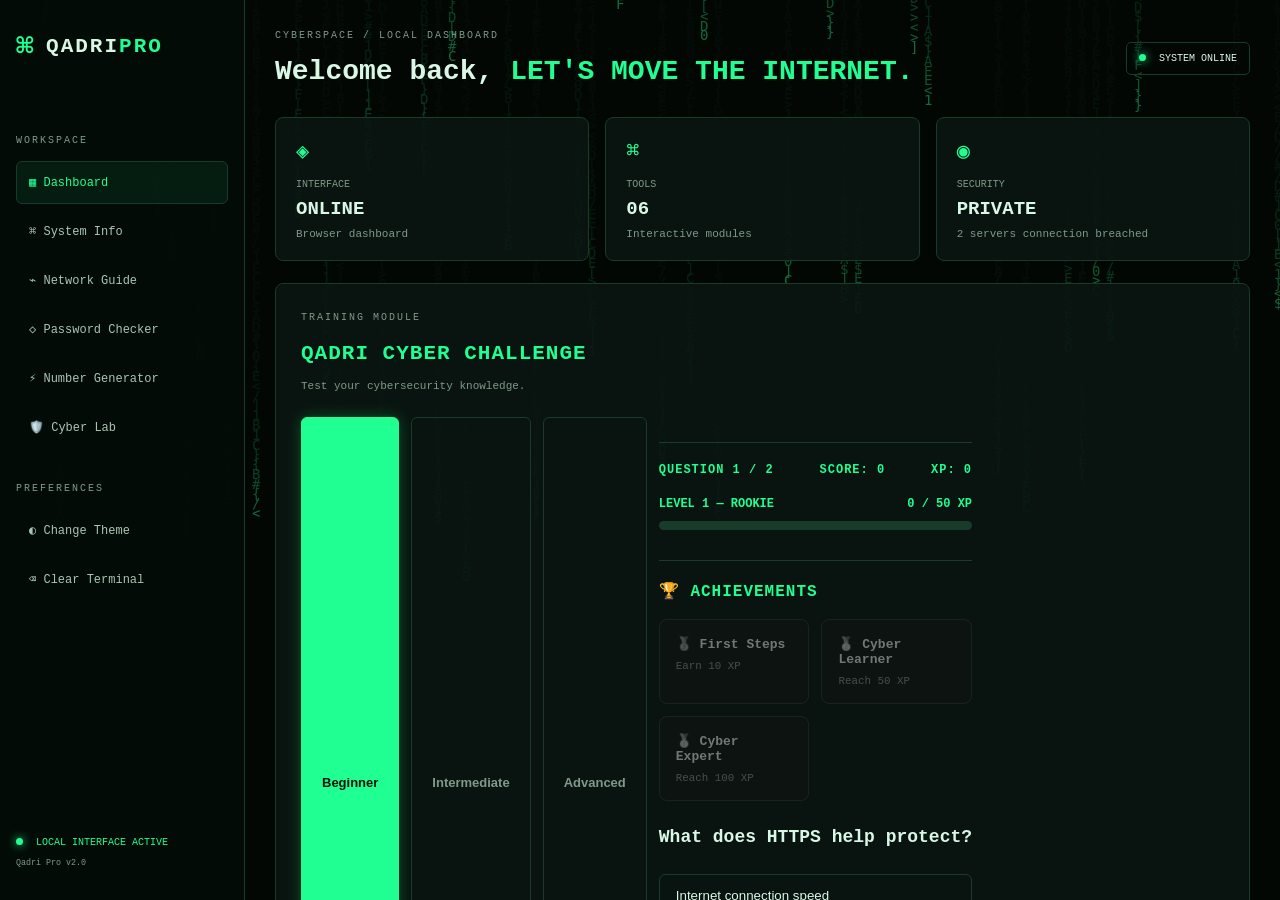
<file: index.html>
<!DOCTYPE html>
<html lang="en">
<head>
  <meta charset="UTF-8">
  <meta name="viewport" content="width=device-width, initial-scale=1.0">
  <title>Qadri Pro | Cyber Dashboard</title>
  <link rel="icon" type="image/png" href="qadri-pro-favicon.png">
  <link rel="stylesheet" href="style.css">
</head>
<body>

  <canvas id="matrix"></canvas>

  <div class="dashboard">

    <aside class="sidebar" style="overflow-y: scroll;height: 100vh;scrollbar-width: thin;">
      <div class="brand">
        <span class="brand-icon">⌘</span>
        <span>QADRI<span class="accent">PRO</span></span>
      </div>

      <p class="nav-label">WORKSPACE</p>
      <button class="nav-btn active" data-tool="dashboard">▦ Dashboard</button>
      <button class="nav-btn" data-tool="system">⌘ System Info</button>
      <button class="nav-btn" data-tool="network">⌁ Network Guide</button>
      <button class="nav-btn" data-tool="password">◇ Password Checker</button>
      <button class="nav-btn" data-tool="generator">⚡ Number Generator</button>
      <button class="nav-btn" data-tool="cyberLab">
        🛡️ Cyber Lab
      </button>

      <p class="nav-label">PREFERENCES</p>
      <button class="nav-btn" id="themeBtn">◐ Change Theme</button>
      <button class="nav-btn" id="clearBtn">⌫ Clear Terminal</button>

      <div class="sidebar-bottom">
        <span class="status-dot"></span>
        LOCAL INTERFACE ACTIVE
        <small>Qadri Pro v2.0</small>
      </div>
    </aside>
     
    <main class="main-content" style="overflow-y: scroll;height: 100vh;scrollbar-width: thin;">
      <header class="topbar">
        <div>
          <p class="eyebrow">CYBERSPACE / LOCAL DASHBOARD</p>
          <h1>Welcome back, <span class="accent">LET'S MOVE THE INTERNET.</span></h1>
        </div>
        <div class="online-pill">
          <span class="status-dot"></span> SYSTEM ONLINE
        </div>
      </header>

      <section class="stats">
        <article class="stat-card">
          <span class="stat-icon">◈</span>
          <p>INTERFACE</p>
          <h2>ONLINE</h2>
          <small>Browser dashboard</small>
        </article>
        <article class="stat-card">
          <span class="stat-icon">⌘</span>
          <p>TOOLS</p>
          <h2 id="toolCount">05</h2>
          <small>Interactive modules</small>
        </article>
        <article class="stat-card">
          <span class="stat-icon">◉</span>
          <p>SECURITY</p>
          <h2>PRIVATE</h2>
          <small>2 servers connection breached</small>
        </article>
      </section>

      <section class="cyber-challenge">
        <div class="panel">
          <p class="eyebrow">TRAINING MODULE</p>
          <h2>QADRI CYBER CHALLENGE</h2>
          <p class="muted">
            Test your cybersecurity knowledge.
          </p>
          <div class="difficulty-options">
            <button class="difficulty-btn active" data-level="beginner">
              Beginner
            </button>

            <button class="difficulty-btn" data-level="intermediate">
              Intermediate
            </button>

            <button class="difficulty-btn" data-level="advanced">
              Advanced
            </button>
            <div class="quiz-area">
              <div class="quiz-info">
                <span id="question-count">QUESTION 1</span>
                <span id="quiz-score">SCORE: 0</span>
                <span id="quiz-xp">XP: 0</span>
              </div>

              <div class="level-panel">
                <div class="level-info">
                  <span id="user-level">LEVEL 1 — ROOKIE</span>
                  <span id="level-progress-text">0 / 50 XP</span>
                </div>

                <div class="level-progress">
                  <div id="level-progress-fill"></div>
                </div>
              </div>

              <div class="achievements">
                <h3>🏆 ACHIEVEMENTS</h3>

                <div class="badge-list">
                  <div class="achievement locked" id="badge-first">
                    🥉 First Steps
                    <small>Earn 10 XP</small>
                  </div>

                  <div class="achievement locked" id="badge-learner">
                    🥈 Cyber Learner
                    <small>Reach 50 XP</small>
                  </div>

                  <div class="achievement locked" id="badge-expert">
                    🥇 Cyber Expert
                    <small>Reach 100 XP</small>
                  </div>
                </div>
              </div>

              <div id="achievement-toast" class="achievement-toast">
                <span class="toast-icon">🏆</span>

                <div>
                  <strong>ACHIEVEMENT UNLOCKED!</strong>
                  <p id="toast-message">You earned a new badge!</p>
                </div>
              </div>

              <h3 id="quiz-question">
                Ready to test your cybersecurity knowledge?
              </h3>

              <div id="quiz-options"></div>

              <p id="quiz-feedback"></p>

              <button id="next-question" disabled>
                Next Question →
              </button>
            </div>
          </div>
        </div>
      </section>

      <section class="daily-challenge">
        <div class="panel">

          <p class="eyebrow">DAILY MISSION</p>

          <h2>QADRI DAILY CYBER QUEST</h2>

          <p class="muted">
            A new cybersecurity challenge awaits you every day.
          </p>

          <div class="daily-stats">
            <div>
              <span>DAILY BONUS</span>
              <strong>+25 XP</strong>
            </div>

            <div>
              <span>CURRENT STREAK</span>
              <strong id="daily-streak">0 DAYS</strong>
            </div>
          </div>

          <div class="daily-question">
            <h3 id="daily-question">
              Your daily mission is loading...
            </h3>

            <div id="daily-options"></div>

            <p id="daily-feedback"></p>
          </div>

          <p id="daily-status">MISSION STATUS: PENDING</p>

        </div>
      </section>

      <section class="workspace">
        <div class="panel terminal-panel">
          <div class="panel-heading">
            <div>
              <span class="status-dot"></span>
              <strong>QADRI TERMINAL</strong>
            </div>
            <span class="muted">SESSION_01</span>
          </div>

          <div id="output" class="terminal-output" aria-live="polite">
            <p class="green">QADRI PRO TERMINAL [Version 2.0]</p>
            <p>Cyber dashboard initialized.</p>
            <p>Type <span class="accent">help</span> to view commands.</p>
            <p class="muted">------------------------------------</p>
          </div>

          <form id="commandForm" class="command-line">
            <label for="commandInput">operator@qadri:~$</label>
            <input id="commandInput" autocomplete="off"
              placeholder="Enter command..." spellcheck="false">
            <button type="submit">RUN ↵</button>
          </form>
        </div>

        <div class="panel tool-panel">
          <div class="panel-heading">
            <strong>CONTROL CENTER</strong>
            <span class="muted">TOOLS</span>
          </div>

          <div id="toolContent">
            <p class="eyebrow">QUICK ACTIONS</p>
            <h2>Select a module</h2>
            <p class="muted">Choose a tool to launch it in this panel.</p>

            <button class="action-btn" data-tool="system">⌘ System information</button>
            <button class="action-btn" data-tool="network">⌁ Network guide</button>
            <button class="action-btn" data-tool="password">◇ Check password strength</button>
            <button class="action-btn" data-tool="generator">⚡ Generate random breached information number</button>
          </div>
        </div>
      </section>

      <footer>
        <span>QADRI PRO <span class="accent">V2.0</span></span>
        <span>LEARN • BUILD • SECURE</span>
      </footer>
    </main>
  </div>

  <script src="script.js"></script>
</body>
</html>
</file>
<file: style.css>
:root {
  --bg: #050a08;
  --panel: rgba(10, 22, 17, 0.94);
  --border: #183b2a;
  --green: #20ff91;
  --text: #d9f7e5;
  --muted: #7e9a89;
}

* {
  margin: 0;
  padding: 0;
  box-sizing: border-box;
}

body {
  background: var(--bg);
  color: var(--text);
  font-family: Consolas, "Courier New", monospace;
  min-height: 100vh;
}


body {
  background: #050a08;
  color: #d9f7e5;
  font-family: Consolas, "Courier New", monospace;
  min-height: 100vh;
  margin: 0;
}

#matrix {
  position: fixed;
  inset: 0;
  width: 100%;
  height: 100%;
  z-index: 0;
  opacity: 0.4;
  pointer-events: none;
}

.dashboard {
  display: flex;
  min-height: 100vh;
  position: relative;
  z-index: 1;
}


.sidebar {
  width: 245px;
  flex-shrink: 0;
  padding: 28px 16px;
  background: rgba(4, 12, 8, 0.97);
  border-right: 1px solid var(--border);
  display: flex;
  flex-direction: column;
}

.brand {
  display: flex;
  align-items: center;
  gap: 10px;
  font-size: 21px;
  font-weight: bold;
  letter-spacing: 2px;
  margin-bottom: 42px;
}

.brand-icon {
  color: var(--green);
  font-size: 30px;
}

.accent, .green {
  color: var(--green);
}

.nav-label, .eyebrow {
  font-size: 10px;
  letter-spacing: 2px;
  color: var(--muted);
  margin-bottom: 15px;
}

.nav-btn {
  display: block;
  width: 100%;
  text-align: left;
  padding: 13px 12px;
  margin-bottom: 6px;
  border: 1px solid transparent;
  background: transparent;
  color: #a9c4b3;
  font: inherit;
  font-size: 12px;
  cursor: pointer;
  border-radius: 6px;
  transition: 0.2s;
}

.nav-btn:hover, .nav-btn.active {
  color: var(--green);
  background: rgba(32, 255, 145, 0.07);
  border-color: var(--border);
}

.nav-label:not(:first-child) {
  margin-top: 28px;
}

.sidebar-bottom {
  margin-top: auto;
  padding-top: 25px;
  font-size: 10px;
  color: var(--green);
  line-height: 2.2;
}

.sidebar-bottom small {
  display: block;
  color: var(--muted);
}

.status-dot {
  display: inline-block;
  width: 7px;
  height: 7px;
  border-radius: 50%;
  background: var(--green);
  box-shadow: 0 0 10px var(--green);
  margin-right: 7px;
}

.main-content {
  flex: 1;
  min-width: 0;
  padding: 30px;
}

.topbar, .panel-heading, footer {
  display: flex;
  align-items: center;
  justify-content: space-between;
  gap: 15px;
}

.topbar {
  margin-bottom: 30px;
}

.topbar h1 {
  font-size: clamp(19px, 3vw, 28px);
  margin-top: 8px;
}

.online-pill {
  border: 1px solid var(--border);
  padding: 10px 12px;
  border-radius: 5px;
  font-size: 10px;
  white-space: nowrap;
}

.stats {
  display: grid;
  grid-template-columns: repeat(3, minmax(0, 1fr));
  gap: 16px;
  margin-bottom: 22px;
}

.stat-card, .panel {
  background: var(--panel);
  border: 1px solid var(--border);
  border-radius: 8px;
}

.stat-card {
  padding: 20px;
  min-width: 0;
}

.stat-icon {
  color: var(--green);
  font-size: 22px;
}

.stat-card p {
  font-size: 10px;
  color: var(--muted);
  margin: 14px 0 8px;
}

.stat-card h2 {
  font-size: 19px;
  overflow-wrap: anywhere;
}

.stat-card small, .muted {
  color: var(--muted);
  font-size: 11px;
}

.stat-card small {
  display: block;
  margin-top: 8px;
}

.workspace {
  display: grid;
  grid-template-columns: minmax(0, 1.4fr) minmax(240px, 1fr);
  gap: 18px;
}

.panel {
  padding: 20px;
  min-width: 0;
}

.cyber-challenge {
  margin-bottom: 20px;
}

.cyber-challenge .panel {
  position: relative;
  overflow: hidden;
  padding: 25px;
  background: var(--panel);
  border: 1px solid var(--border);
  transition: 0.3s ease;
}

.cyber-challenge .panel:hover {
  border-color: var(--green);
  box-shadow: 0 0 18px rgba(32, 255, 145, 0.12);
}

.cyber-challenge h2 {
  color: var(--green);
  font-size: 21px;
  margin: 12px 0;
  letter-spacing: 1px;
}

.cyber-challenge p {
  line-height: 1.8;
}


.daily-challenge {
  margin-bottom: 20px;
}

.daily-challenge .panel {
  padding: 25px;
  background: var(--panel);
  border: 1px solid var(--border);
  border-radius: 8px;
  transition: 0.3s ease;
}

.daily-challenge .panel:hover {
  border-color: var(--green);
  box-shadow: 0 0 18px rgba(32, 255, 145, 0.12);
}

.daily-challenge h2 {
  color: var(--green);
  font-size: 21px;
  margin: 12px 0;
  letter-spacing: 1px;
}

.daily-stats {
  display: grid;
  grid-template-columns: repeat(2, minmax(0, 1fr));
  gap: 15px;
  margin: 25px 0;
}

.daily-stats div {
  padding: 18px;
  background: rgba(32, 255, 145, 0.04);
  border: 1px solid var(--border);
  border-radius: 7px;
}

.daily-stats span {
  display: block;
  color: var(--muted);
  font-size: 11px;
  margin-bottom: 10px;
}

.daily-stats strong {
  color: var(--green);
  font-size: 20px;
}

.daily-question {
  padding-top: 20px;
  border-top: 1px solid var(--border);
}

.daily-question h3 {
  margin-bottom: 18px;
  font-size: 17px;
  line-height: 1.6;
}

#daily-options {
  display: grid;
  gap: 12px;
}

.daily-option {
  padding: 13px 16px;
  text-align: left;
  background: transparent;
  color: var(--text);
  border: 1px solid var(--border);
  border-radius: 6px;
  cursor: pointer;
  transition: 0.3s ease;
}

.daily-option:hover {
  border-color: var(--green);
  color: var(--green);
  transform: translateX(4px);
}

#daily-feedback {
  margin-top: 15px;
  font-size: 13px;
  font-weight: bold;
}

#daily-status {
  margin-top: 20px;
  color: var(--green);
  font-size: 11px;
  font-weight: bold;
  letter-spacing: 1px;
}


.quiz-area {
  margin-top: 25px;
  padding-top: 20px;
  border-top: 1px solid var(--border);
}.level-panel {
  margin-top: 20px;
}

.level-info {
  display: flex;
  justify-content: space-between;
  gap: 10px;
  margin-bottom: 10px;
  color: var(--green);
  font-size: 12px;
  font-weight: bold;
}

.level-progress {
  height: 9px;
  background: var(--border);
  border-radius: 20px;
  overflow: hidden;
}

#level-progress-fill {
  width: 0%;
  height: 100%;
  background: var(--green);
  border-radius: 20px;
  box-shadow: 0 0 12px var(--green);
  transition: width 0.5s ease;
}



.quiz-info {
  display: flex;
  justify-content: space-between;
  gap: 10px;
  color: var(--green);
  font-size: 12px;
  font-weight: bold;
  letter-spacing: 1px;
}

#quiz-question {
  margin: 22px 0;
  font-size: 18px;
  line-height: 1.6;
}

#quiz-options {
  display: grid;
  gap: 12px;
}

.quiz-option {
  padding: 13px 16px;
  text-align: left;
  background: transparent;
  color: var(--text);
  border: 1px solid var(--border);
  border-radius: 6px;
  cursor: pointer;
  transition: 0.3s ease;
}

.quiz-option:hover {
  border-color: var(--green);
  color: var(--green);
  transform: translateX(4px);
}

#quiz-feedback {
  margin-top: 15px;
  font-size: 14px;
  font-weight: bold;
}

#next-question {
  margin-top: 15px;
  padding: 11px 20px;
  background: var(--green);
  color: #06130b;
  border: none;
  border-radius: 6px;
  font-weight: bold;
  cursor: pointer;
  transition: 0.3s ease;
}

#next-question:hover {
  box-shadow: 0 0 15px rgba(32, 255, 145, 0.3);
  transform: translateY(-2px);
}

#next-question:disabled {
  opacity: 0.4;
  cursor: not-allowed;
  transform: none;
}

.difficulty-options {
  display: flex;
  gap: 12px;
  flex-wrap: wrap;
  margin-top: 20px;
}

.difficulty-btn {
  padding: 10px 20px;
  background: transparent;
  color: var(--muted);
  border: 1px solid var(--border);
  border-radius: 6px;
  font-size: 13px;
  font-weight: 600;
  cursor: pointer;
  transition: 0.3s ease;
}

.difficulty-btn:hover {
  color: var(--green);
  border-color: var(--green);
  box-shadow: 0 0 12px rgba(32, 255, 145, 0.15);
}

.difficulty-btn.active {
  background: var(--green);
  color: #06130b;
  border-color: var(--green);
  box-shadow: 0 0 15px rgba(32, 255, 145, 0.25);
}

.achievements {
  margin-top: 30px;
  padding-top: 20px;
  border-top: 1px solid var(--border);
}

.achievements h3 {
  color: var(--green);
  font-size: 16px;
  letter-spacing: 1px;
  margin-bottom: 18px;
}

.badge-list {
  display: grid;
  grid-template-columns: repeat(auto-fit, minmax(150px, 1fr));
  gap: 12px;
}

.achievement {
  padding: 16px;
  border: 1px solid var(--border);
  border-radius: 8px;
  background: var(--panel);
  font-size: 13px;
  font-weight: bold;
  transition: 0.3s ease;
}

.achievement small {
  display: block;
  margin-top: 8px;
  color: var(--muted);
  font-weight: normal;
}

.achievement.locked {
  opacity: 0.45;
  filter: grayscale(1);
}

.achievement.unlocked {
  opacity: 1;
  filter: none;
  border-color: var(--green);
  box-shadow: 0 0 12px rgba(32, 255, 145, 0.12);
}

.achievement-toast {
  display: none;
  align-items: center;
  gap: 15px;
  margin-top: 20px;
  padding: 16px;
  background: var(--panel);
  border: 1px solid var(--green);
  border-radius: 8px;
  box-shadow: 0 0 18px rgba(32, 255, 145, 0.15);
  animation: toastIn 0.4s ease;
}

.achievement-toast.show {
  display: flex;
}

.toast-icon {
  font-size: 28px;
}

.achievement-toast strong {
  color: var(--green);
  font-size: 13px;
}

.achievement-toast p {
  margin: 5px 0 0;
  color: var(--text);
  font-size: 13px;
}

@keyframes toastIn {
  from {
    opacity: 0;
    transform: translateY(12px);
  }
  to {
    opacity: 1;
    transform: translateY(0);
  }
}

.panel-heading {
  border-bottom: 1px solid var(--border);
  padding-bottom: 15px;
  font-size: 11px;
}

.terminal-output {
  height: 300px;
  overflow-y: auto;
  padding: 20px 0;
  font-size: 12px;
  line-height: 1.9;
  overflow-wrap: anywhere;
}

.terminal-line {
  animation: terminalAppear 0.3s ease forwards;
}

@keyframes terminalAppear {
  from {
    opacity: 0;
    transform: translateY(8px);
  }

  to {
    opacity: 1;
    transform: translateY(0);
  }
}

.command-line {
  display: flex;
  gap: 8px;
  border-top: 1px solid var(--border);
  padding-top: 15px;
  align-items: center;
}

.command-line label {
  color: var(--green);
  font-size: 11px;
  white-space: nowrap;
}

.command-line input {
  width: 100%;
  min-width: 0;
  background: transparent;
  border: none;
  outline: none;
  color: var(--text);
  font: inherit;
  font-size: 12px;
}

.command-line button, .action-btn {
  background: rgba(32, 255, 145, 0.06);
  color: var(--green);
  border: 1px solid var(--border);
  cursor: pointer;
  font: inherit;
  transition: 0.2s;
}

.command-line button {
  padding: 9px;
  font-size: 10px;
}

.action-btn {
  display: block;
  width: 100%;
  text-align: left;
  padding: 13px;
  margin-top: 10px;
  border-radius: 5px;
  font-size: 11px;
}

.action-btn:hover, .command-line button:hover {
  background: var(--green);
  color: #00180b;
}

#toolContent {
  padding-top: 20px;
}

#toolContent h2 {
  font-size: 19px;
  margin: 12px 0;
}

#toolContent p {
  font-size: 12px;
  line-height: 1.8;
}

#toolContent input {
  width: 100%;
  padding: 12px;
  margin-top: 14px;
  background: #050d08;
  color: var(--text);
  border: 1px solid var(--border);
  border-radius: 5px;
  font: inherit;
}

.result {
  margin-top: 15px;
  padding: 12px;
  border: 1px solid var(--border);
  color: var(--green);
  font-size: 12px;
  line-height: 1.8;
  overflow-wrap: anywhere;
}

footer {
  margin-top: 30px;
  padding: 15px 0;
  border-top: 1px solid var(--border);
  color: var(--muted);
  font-size: 10px;
}

body.light-theme {
  --bg: #eaf3ed;
  --panel: rgba(255, 255, 255, 0.96);
  --border: #b9d7c4;
  --green: #087c45;
  --text: #153624;
  --muted: #577363;
}

body.blue-theme {
  --bg: #07111f;
  --panel: rgba(10, 25, 45, 0.96);
  --border: #17466b;
  --green: #38bdf8;
  --text: #dbeafe;
  --muted: #83a9c9;
}

body.purple-theme {
  --bg: #160b22;
  --panel: rgba(30, 15, 45, 0.96);
  --border: #593477;
  --green: #c084fc;
  --text: #f3e8ff;
  --muted: #b69acb;
}

body.crimson-theme {
  --bg: #1b0b0b;
  --panel: rgba(38, 13, 17, 0.96);
  --border: #6b252d;
  --green: #fb7185;
  --text: #ffe4e6;
  --muted: #c99a9e;
}

body.golden-theme {
  --bg: #171717;
  --panel: rgba(35, 30, 18, 0.96);
  --border: #665020;
  --green: #facc15;
  --text: #fef3c7;
  --muted: #c5ad72;
}

body.light-theme .sidebar {
  background: rgba(239, 248, 242, 0.98);
}

body.light-theme .command-line input,
body.light-theme #toolContent input {
  color: var(--text);
}

body.light-theme #toolContent input {
  background: #f5fbf7;
}

@media (max-width: 1000px) {
  .workspace {
    grid-template-columns: 1fr;
  }
}

@media (max-width: 700px) {
  .dashboard {
    flex-direction: column;
  }

  .sidebar {
    width: 100%;
    padding: 18px;
    border-right: none;
    border-bottom: 1px solid var(--border);
  }

  .brand {
    margin-bottom: 20px;
  }

  .sidebar .nav-label {
    margin-top: 15px;
  }

  .sidebar-bottom {
    margin-top: 15px;
  }

  .main-content {
    padding: 18px;
  }

  .topbar {
    align-items: flex-start;
    flex-direction: column;
  }

  .stats {
    grid-template-columns: 1fr;
  }

  .stat-card {
    padding: 15px;
  }

  .command-line {
    flex-wrap: wrap;
  }

  .command-line input {
    flex: 1;
  }
}


.strength-bar {
  width: 100%;
  height: 10px;
  background: #222;
  border-radius: 20px;
  overflow: hidden;
  margin: 12px 0;
}

#strengthFill {
  width: 0%;
  height: 100%;
  background: #00ff88;
  transition: width 0.3s ease;
}

#passwordInput {
  width: 100%;
  padding: 12px;
  margin-top: 10px;
  background: #101010;
  color: white;
  border: 1px solid #00ff88;
  border-radius: 8px;
}
</file>
